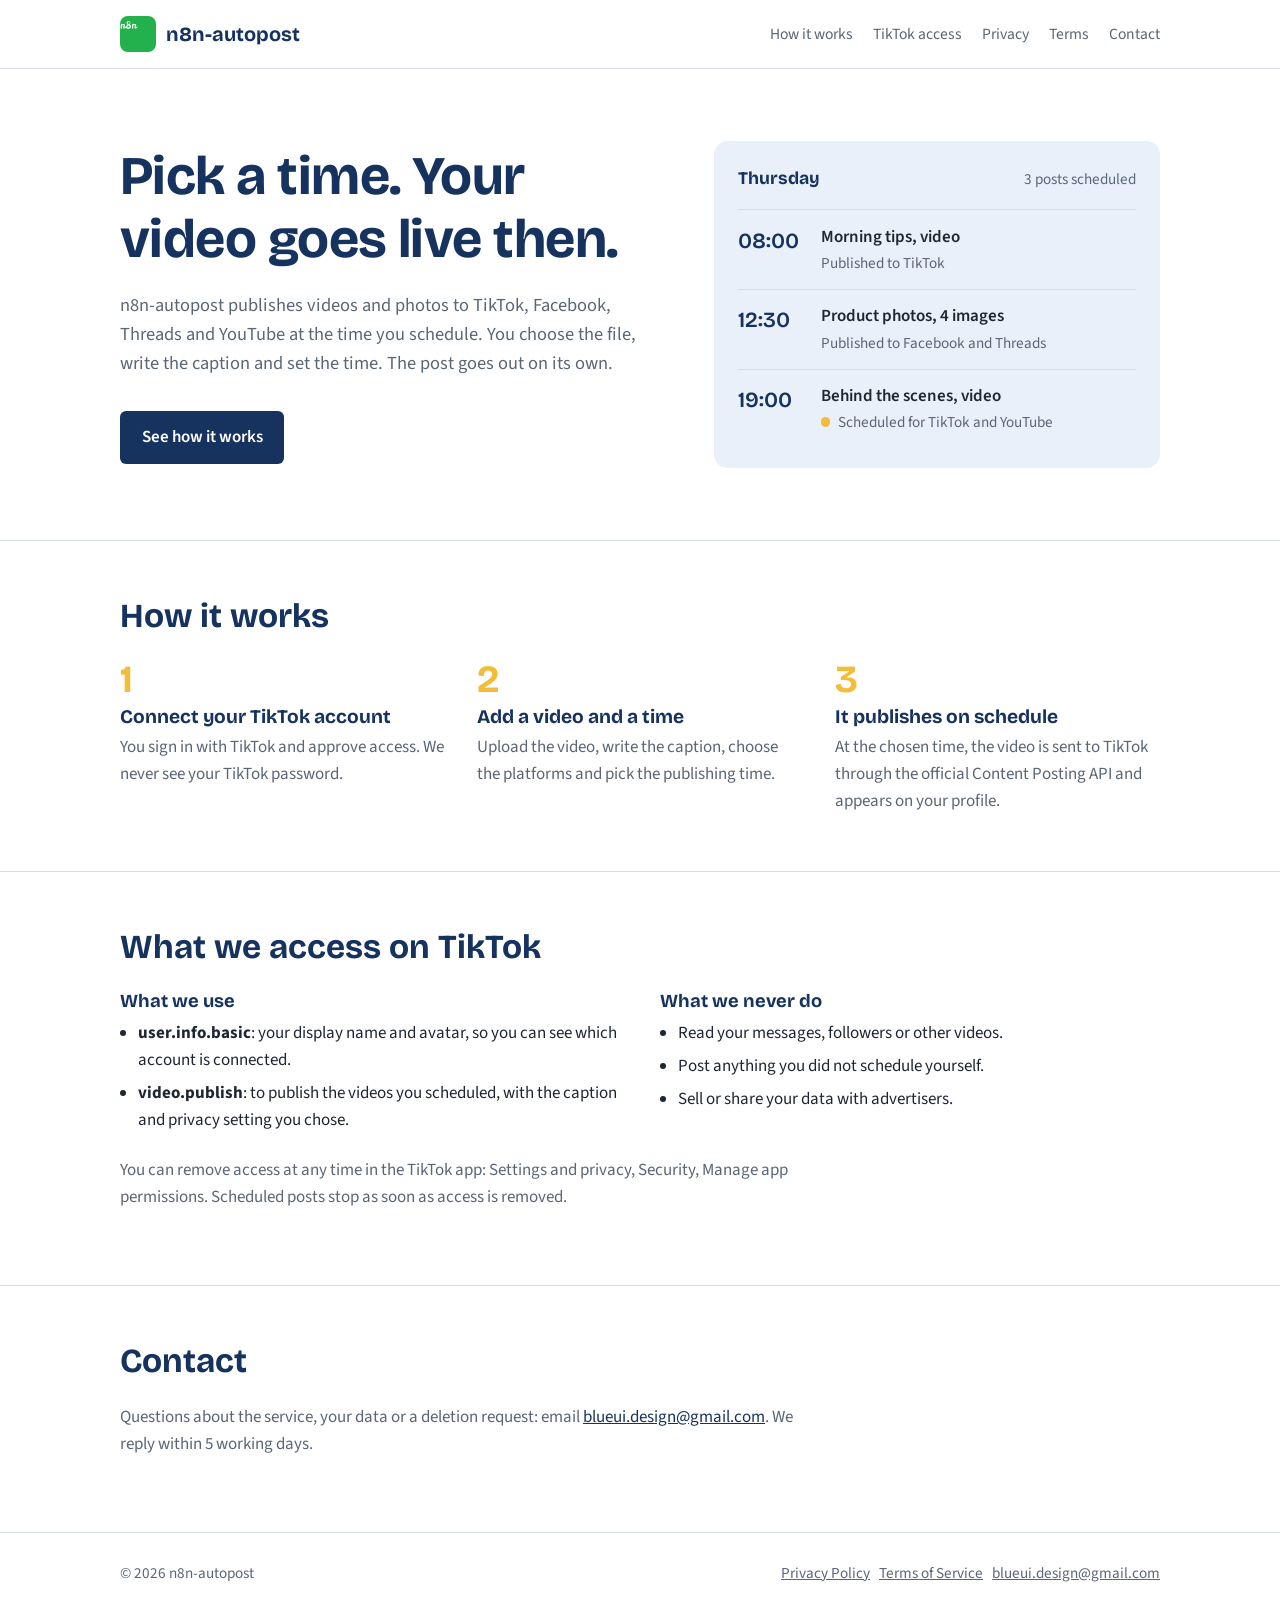
<file: index.html>
<!doctype html>
<html lang="en"><head>
<meta charset="utf-8"><meta name="viewport" content="width=device-width, initial-scale=1">
<link rel="preconnect" href="https://fonts.googleapis.com"><link rel="preconnect" href="https://fonts.gstatic.com" crossorigin>
<link href="https://fonts.googleapis.com/css2?family=Bricolage+Grotesque:wght@600;700&family=Source+Sans+3:wght@400;600&display=swap" rel="stylesheet">
<link rel="stylesheet" href="style.css">
<link rel="icon" type="image/png" href="icon.png">
<link rel="apple-touch-icon" href="icon.png">
<title>n8n-autopost · Scheduled video publishing</title>
<meta name="description" content="n8n-autopost publishes your videos to TikTok and other platforms at the time you choose.">
</head><body>
<header class="top"><div class="wrap">
<a class="brand" href="./"><img src="icon.png" alt="" class="brand-icon">n8n-autopost</a>
<nav class="nav" aria-label="Main">
<a href="./#how">How it works</a><a href="./#tiktok">TikTok access</a><a href="privacy.html">Privacy</a><a href="terms.html">Terms</a><a href="./#contact">Contact</a>
</nav></div></header>
<main>
<section class="hero"><div class="wrap">
  <div>
    <h1>Pick a time. Your video goes live then.</h1>
    <p>n8n-autopost publishes videos and photos to TikTok, Facebook, Threads and YouTube at the time you schedule. You choose the file, write the caption and set the time. The post goes out on its own.</p>
    <a class="btn" href="#how">See how it works</a>
  </div>
  <div class="day" aria-label="Example posting schedule">
    <div class="day-head"><strong>Thursday</strong><span>3 posts scheduled</span></div>
    <div class="slot"><time>08:00</time><div><div class="what">Morning tips, video</div><div class="state">Published to TikTok</div></div></div>
    <div class="slot"><time>12:30</time><div><div class="what">Product photos, 4 images</div><div class="state">Published to Facebook and Threads</div></div></div>
    <div class="slot next"><time>19:00</time><div><div class="what">Behind the scenes, video</div><div class="state">Scheduled for TikTok and YouTube</div></div></div>
  </div>
</div></section>

<section class="block" id="how"><div class="wrap">
  <h2>How it works</h2>
  <ol class="steps">
    <li><h3>Connect your TikTok account</h3><p>You sign in with TikTok and approve access. We never see your TikTok password.</p></li>
    <li><h3>Add a video and a time</h3><p>Upload the video, write the caption, choose the platforms and pick the publishing time.</p></li>
    <li><h3>It publishes on schedule</h3><p>At the chosen time, the video is sent to TikTok through the official Content Posting API and appears on your profile.</p></li>
  </ol>
</div></section>

<section class="block" id="tiktok"><div class="wrap">
  <h2>What we access on TikTok</h2>
  <div class="two">
    <div>
      <h3>What we use</h3>
      <ul>
        <li><strong>user.info.basic</strong>: your display name and avatar, so you can see which account is connected.</li>
        <li><strong>video.publish</strong>: to publish the videos you scheduled, with the caption and privacy setting you chose.</li>
      </ul>
    </div>
    <div>
      <h3>What we never do</h3>
      <ul>
        <li>Read your messages, followers or other videos.</li>
        <li>Post anything you did not schedule yourself.</li>
        <li>Sell or share your data with advertisers.</li>
      </ul>
    </div>
  </div>
  <p class="note">You can remove access at any time in the TikTok app: Settings and privacy, Security, Manage app permissions. Scheduled posts stop as soon as access is removed.</p>
</div></section>

<section class="block" id="contact"><div class="wrap">
  <h2>Contact</h2>
  <p class="note">Questions about the service, your data or a deletion request: email <a href="mailto:blueui.design@gmail.com">blueui.design@gmail.com</a>. We reply within 5 working days.</p>
</div></section>
</main>
<footer><div class="wrap">
<span>© 2026 n8n-autopost</span>
<span><a href="privacy.html">Privacy Policy</a> &nbsp; <a href="terms.html">Terms of Service</a> &nbsp; <a href="mailto:blueui.design@gmail.com">blueui.design@gmail.com</a></span>
</div></footer>
</body></html>
</file>
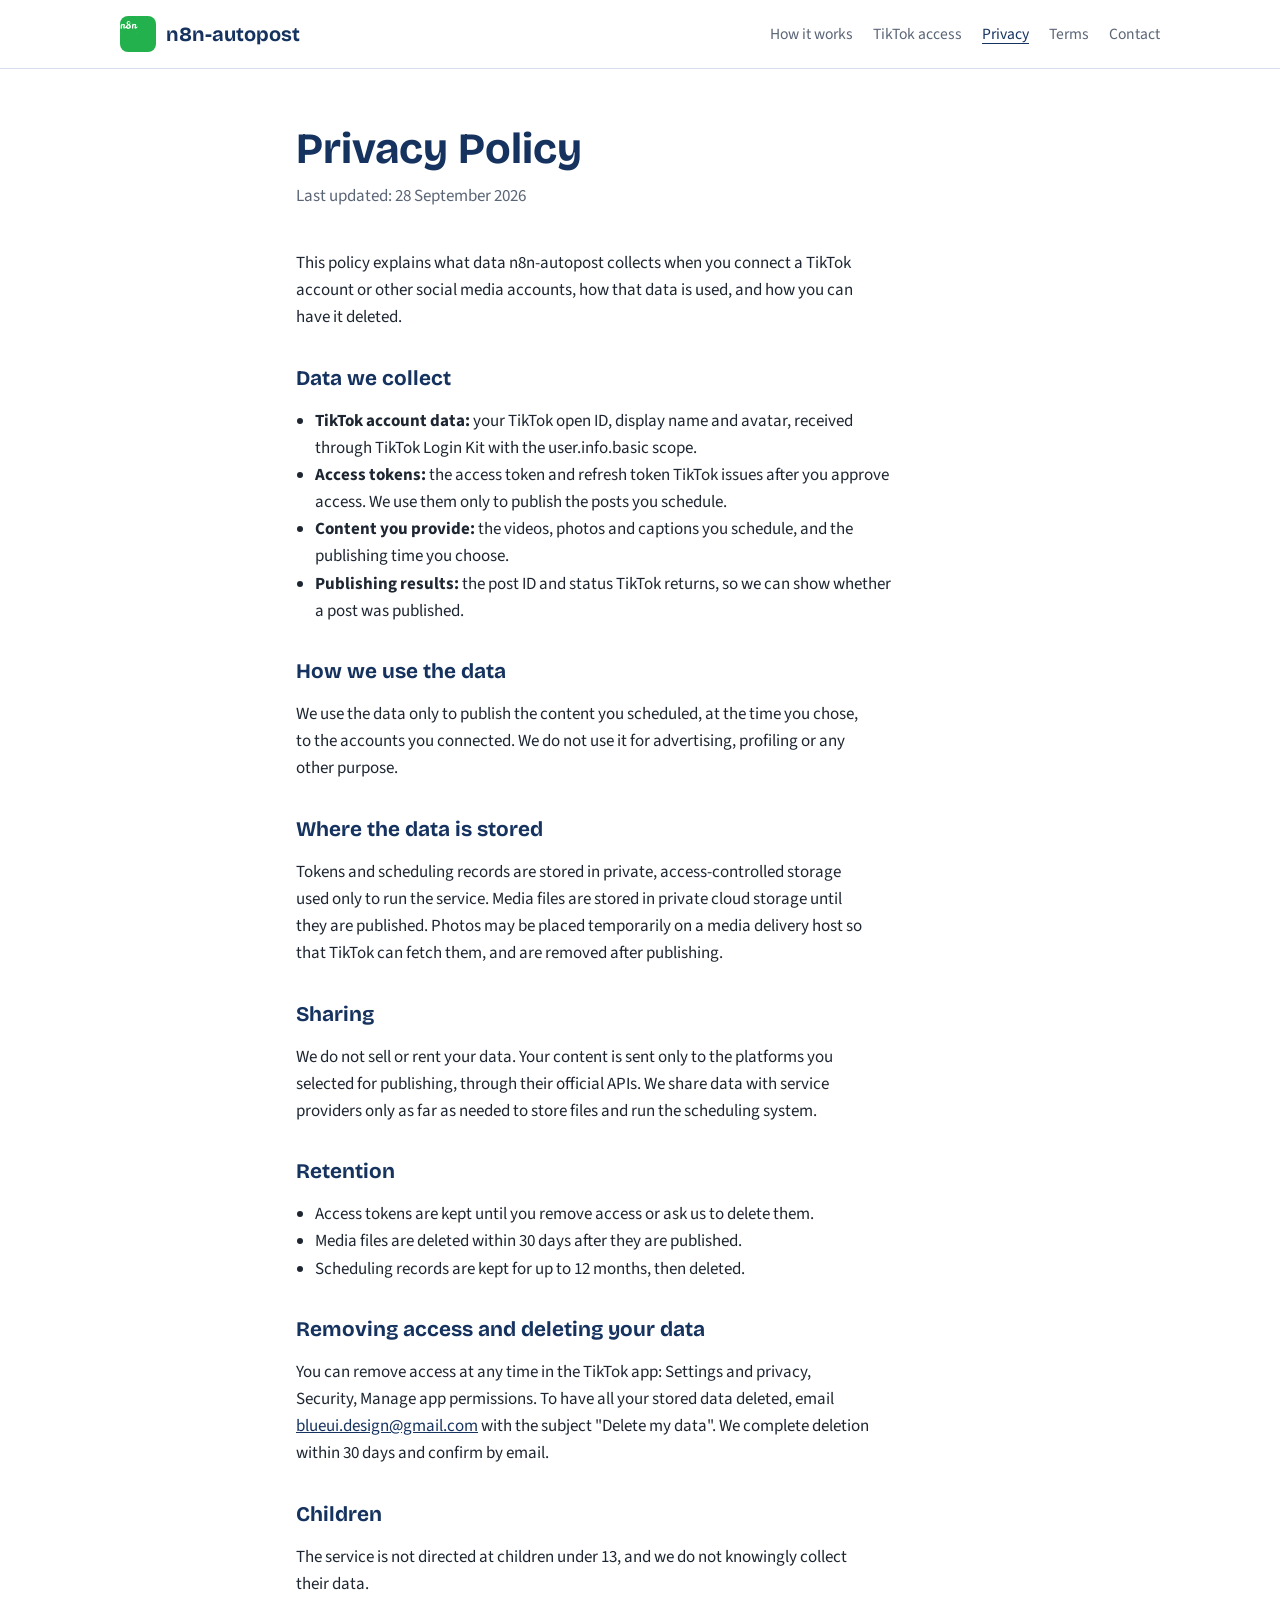
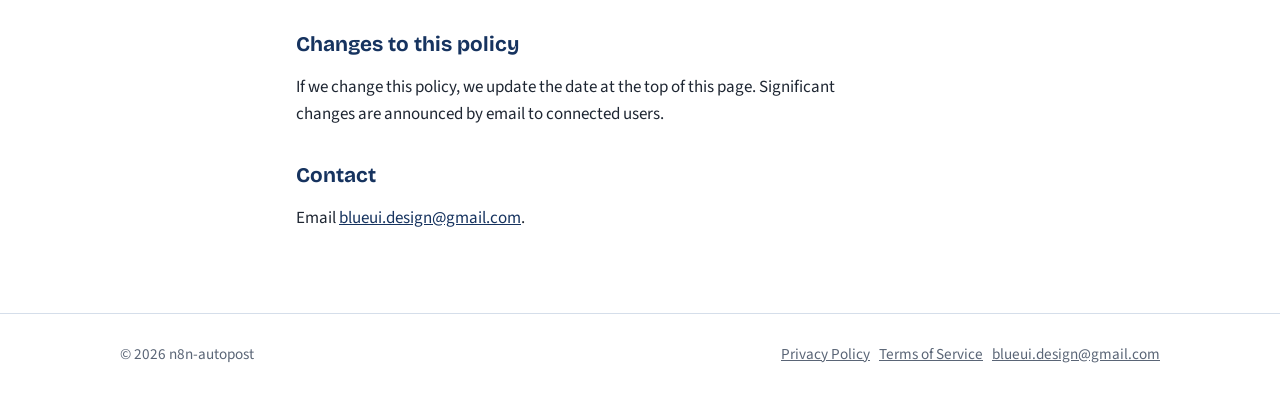
<file: privacy.html>
<!doctype html>
<html lang="en"><head>
<meta charset="utf-8"><meta name="viewport" content="width=device-width, initial-scale=1">
<link rel="preconnect" href="https://fonts.googleapis.com"><link rel="preconnect" href="https://fonts.gstatic.com" crossorigin>
<link href="https://fonts.googleapis.com/css2?family=Bricolage+Grotesque:wght@600;700&family=Source+Sans+3:wght@400;600&display=swap" rel="stylesheet">
<link rel="stylesheet" href="style.css">
<link rel="icon" type="image/png" href="icon.png">
<link rel="apple-touch-icon" href="icon.png">
<title>Privacy Policy · n8n-autopost</title>
</head><body>
<header class="top"><div class="wrap">
<a class="brand" href="./"><img src="icon.png" alt="" class="brand-icon">n8n-autopost</a>
<nav class="nav" aria-label="Main">
<a href="./#how">How it works</a><a href="./#tiktok">TikTok access</a><a href="privacy.html" aria-current="page">Privacy</a><a href="terms.html">Terms</a><a href="./#contact">Contact</a>
</nav></div></header>
<main class="doc"><div class="wrap">
<h1>Privacy Policy</h1>
<p class="updated">Last updated: 28 September 2026</p>

<p>This policy explains what data n8n-autopost collects when you connect a TikTok account or other social media accounts, how that data is used, and how you can have it deleted.</p>

<h2>Data we collect</h2>
<ul>
  <li><strong>TikTok account data:</strong> your TikTok open ID, display name and avatar, received through TikTok Login Kit with the user.info.basic scope.</li>
  <li><strong>Access tokens:</strong> the access token and refresh token TikTok issues after you approve access. We use them only to publish the posts you schedule.</li>
  <li><strong>Content you provide:</strong> the videos, photos and captions you schedule, and the publishing time you choose.</li>
  <li><strong>Publishing results:</strong> the post ID and status TikTok returns, so we can show whether a post was published.</li>
</ul>

<h2>How we use the data</h2>
<p>We use the data only to publish the content you scheduled, at the time you chose, to the accounts you connected. We do not use it for advertising, profiling or any other purpose.</p>

<h2>Where the data is stored</h2>
<p>Tokens and scheduling records are stored in private, access-controlled storage used only to run the service. Media files are stored in private cloud storage until they are published. Photos may be placed temporarily on a media delivery host so that TikTok can fetch them, and are removed after publishing.</p>

<h2>Sharing</h2>
<p>We do not sell or rent your data. Your content is sent only to the platforms you selected for publishing, through their official APIs. We share data with service providers only as far as needed to store files and run the scheduling system.</p>

<h2>Retention</h2>
<ul>
  <li>Access tokens are kept until you remove access or ask us to delete them.</li>
  <li>Media files are deleted within 30 days after they are published.</li>
  <li>Scheduling records are kept for up to 12 months, then deleted.</li>
</ul>

<h2>Removing access and deleting your data</h2>
<p>You can remove access at any time in the TikTok app: Settings and privacy, Security, Manage app permissions. To have all your stored data deleted, email <a href="mailto:blueui.design@gmail.com">blueui.design@gmail.com</a> with the subject "Delete my data". We complete deletion within 30 days and confirm by email.</p>

<h2>Children</h2>
<p>The service is not directed at children under 13, and we do not knowingly collect their data.</p>

<h2>Changes to this policy</h2>
<p>If we change this policy, we update the date at the top of this page. Significant changes are announced by email to connected users.</p>

<h2>Contact</h2>
<p>Email <a href="mailto:blueui.design@gmail.com">blueui.design@gmail.com</a>.</p>
</div></main>
<footer><div class="wrap">
<span>© 2026 n8n-autopost</span>
<span><a href="privacy.html">Privacy Policy</a> &nbsp; <a href="terms.html">Terms of Service</a> &nbsp; <a href="mailto:blueui.design@gmail.com">blueui.design@gmail.com</a></span>
</div></footer>
</body></html>
</file>
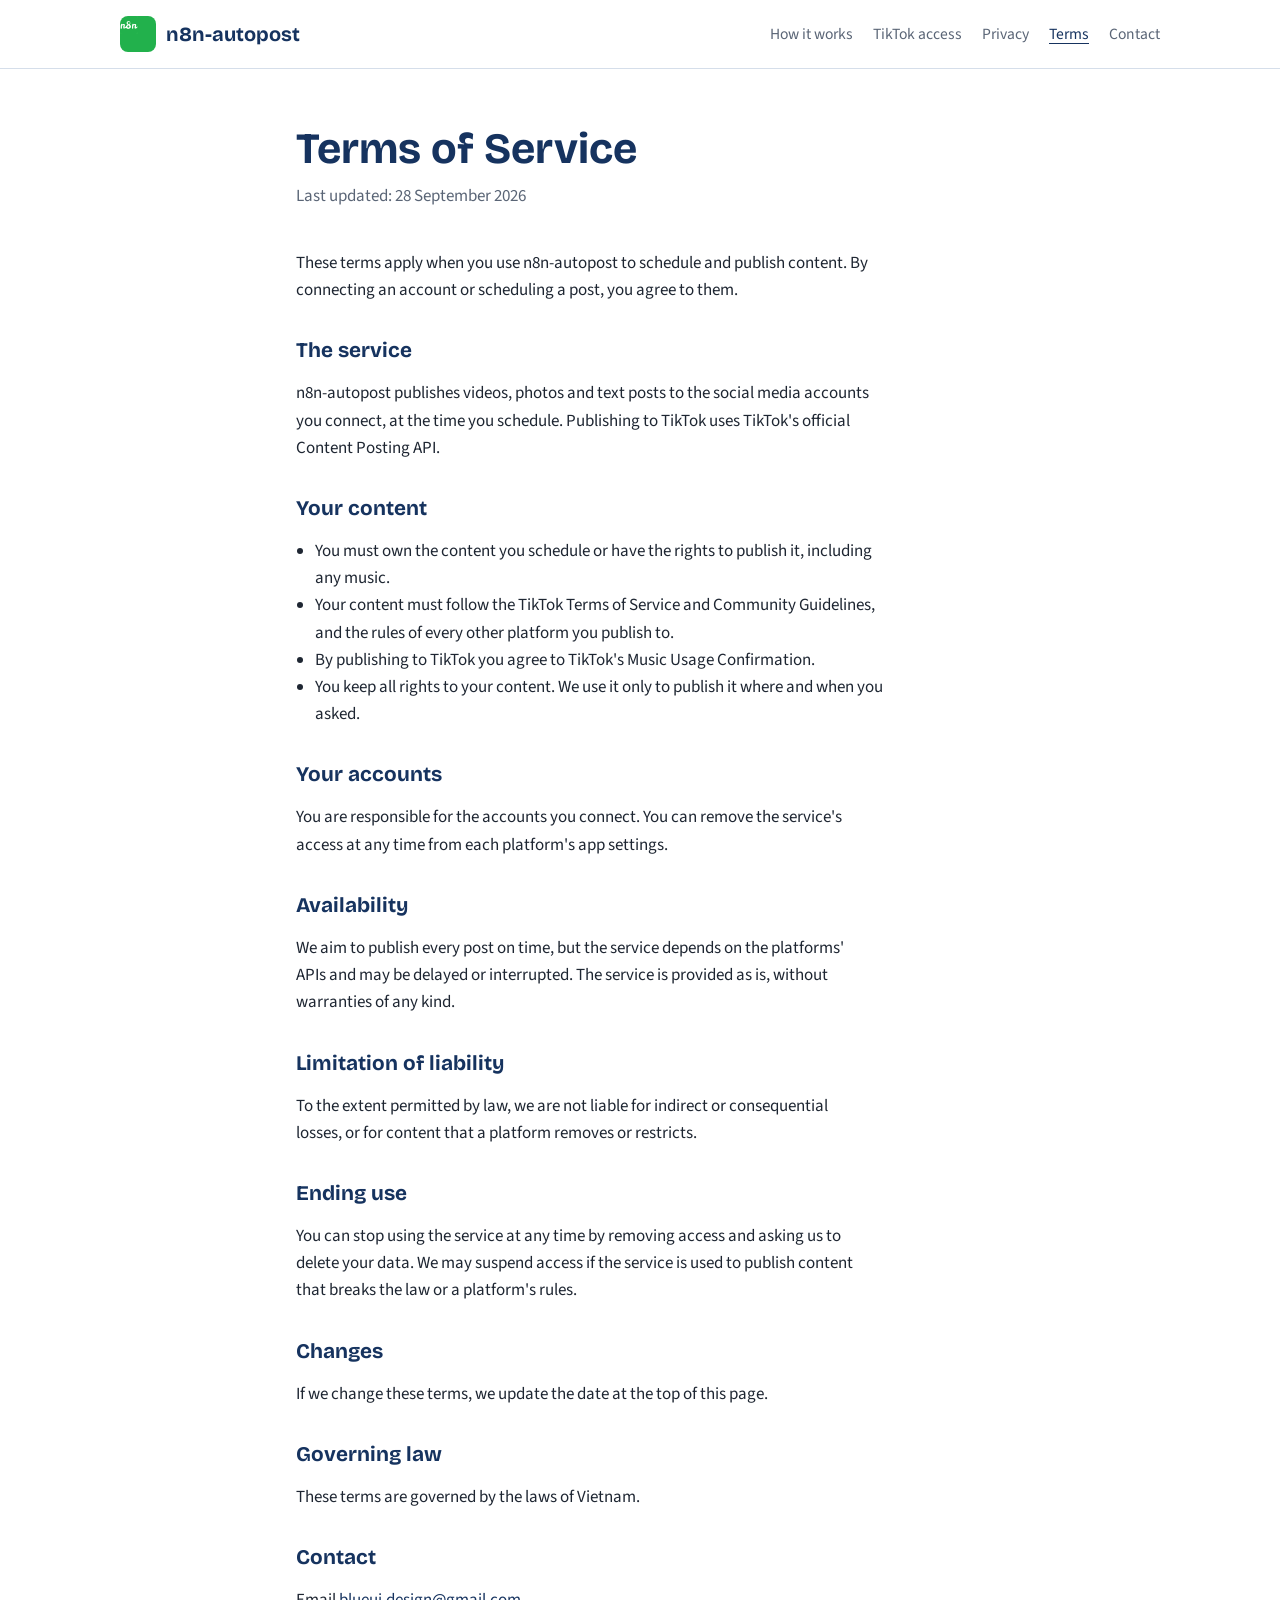
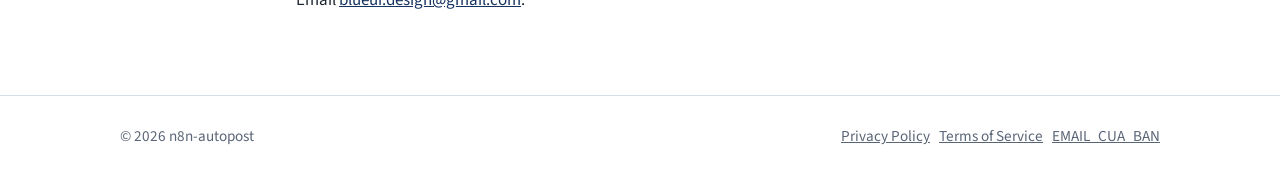
<file: terms.html>
<!doctype html>
<html lang="en"><head>
<meta charset="utf-8"><meta name="viewport" content="width=device-width, initial-scale=1">
<link rel="preconnect" href="https://fonts.googleapis.com"><link rel="preconnect" href="https://fonts.gstatic.com" crossorigin>
<link href="https://fonts.googleapis.com/css2?family=Bricolage+Grotesque:wght@600;700&family=Source+Sans+3:wght@400;600&display=swap" rel="stylesheet">
<link rel="stylesheet" href="style.css">
<link rel="icon" type="image/png" href="icon.png">
<link rel="apple-touch-icon" href="icon.png">
<title>Terms of Service · n8n-autopost</title>
</head><body>
<header class="top"><div class="wrap">
<a class="brand" href="./"><img src="icon.png" alt="" class="brand-icon">n8n-autopost</a>
<nav class="nav" aria-label="Main">
<a href="./#how">How it works</a><a href="./#tiktok">TikTok access</a><a href="privacy.html">Privacy</a><a href="terms.html" aria-current="page">Terms</a><a href="./#contact">Contact</a>
</nav></div></header>
<main class="doc"><div class="wrap">
<h1>Terms of Service</h1>
<p class="updated">Last updated: 28 September 2026</p>

<p>These terms apply when you use n8n-autopost to schedule and publish content. By connecting an account or scheduling a post, you agree to them.</p>

<h2>The service</h2>
<p>n8n-autopost publishes videos, photos and text posts to the social media accounts you connect, at the time you schedule. Publishing to TikTok uses TikTok's official Content Posting API.</p>

<h2>Your content</h2>
<ul>
  <li>You must own the content you schedule or have the rights to publish it, including any music.</li>
  <li>Your content must follow the TikTok Terms of Service and Community Guidelines, and the rules of every other platform you publish to.</li>
  <li>By publishing to TikTok you agree to TikTok's Music Usage Confirmation.</li>
  <li>You keep all rights to your content. We use it only to publish it where and when you asked.</li>
</ul>

<h2>Your accounts</h2>
<p>You are responsible for the accounts you connect. You can remove the service's access at any time from each platform's app settings.</p>

<h2>Availability</h2>
<p>We aim to publish every post on time, but the service depends on the platforms' APIs and may be delayed or interrupted. The service is provided as is, without warranties of any kind.</p>

<h2>Limitation of liability</h2>
<p>To the extent permitted by law, we are not liable for indirect or consequential losses, or for content that a platform removes or restricts.</p>

<h2>Ending use</h2>
<p>You can stop using the service at any time by removing access and asking us to delete your data. We may suspend access if the service is used to publish content that breaks the law or a platform's rules.</p>

<h2>Changes</h2>
<p>If we change these terms, we update the date at the top of this page.</p>

<h2>Governing law</h2>
<p>These terms are governed by the laws of Vietnam.</p>

<h2>Contact</h2>
<p>Email <a href="mailto:blueui.design@gmail.com">blueui.design@gmail.com</a>.</p>
</div></main>
<footer><div class="wrap">
<span>© 2026 n8n-autopost</span>
<span><a href="privacy.html">Privacy Policy</a> &nbsp; <a href="terms.html">Terms of Service</a> &nbsp; <a href="mailto:EMAIL_CUA_BAN">EMAIL_CUA_BAN</a></span>
</div></footer>
</body></html>
</file>
<file: style.css>
:root{
  --ink:#16335F;      /* xanh muc: tieu de, nut */
  --sky:#E9F0FA;      /* xanh nhat: nen khoi */
  --paper:#FFFFFF;
  --text:#1E2632;
  --muted:#5A6576;
  --line:#D5DEEA;
  --mark:#F2BE3A;     /* vang: danh dau "da len lich" */
  --max:68rem;
}
*{box-sizing:border-box}
html{-webkit-text-size-adjust:100%}
body{margin:0;background:var(--paper);color:var(--text);
  font-family:"Source Sans 3",system-ui,-apple-system,"Segoe UI",Roboto,sans-serif;
  font-size:1.0625rem;line-height:1.6}
a{color:var(--ink)}
a:focus-visible,button:focus-visible{outline:3px solid var(--mark);outline-offset:2px;border-radius:2px}
h1,h2,h3{font-family:"Bricolage Grotesque","Source Sans 3",system-ui,sans-serif;color:var(--ink);line-height:1.15;margin:0}
.wrap{max-width:var(--max);margin:0 auto;padding:0 1.5rem}

/* Dau trang */
.top{border-bottom:1px solid var(--line)}
.top .wrap{display:flex;align-items:center;justify-content:space-between;gap:1rem;padding-top:1rem;padding-bottom:1rem;flex-wrap:wrap}
.brand{display:inline-flex;align-items:center;gap:.6rem;font-family:"Bricolage Grotesque",sans-serif;font-weight:700;font-size:1.25rem;color:var(--ink);text-decoration:none}
.brand-icon{width:36px;height:36px;border-radius:8px;display:block}
.nav{display:flex;gap:1.25rem;flex-wrap:wrap}
.nav a{text-decoration:none;color:var(--muted);font-size:.975rem}
.nav a:hover,.nav a[aria-current="page"]{color:var(--ink);text-decoration:underline;text-underline-offset:4px}

/* Hero */
.hero .wrap{display:grid;grid-template-columns:1.1fr .9fr;gap:3rem;align-items:center;padding-top:4.5rem;padding-bottom:4.5rem}
.hero h1{font-size:clamp(2.2rem,5vw,3.4rem);font-weight:700;letter-spacing:-.01em;max-width:16ch}
.hero p{color:var(--muted);font-size:1.15rem;max-width:36rem;margin:1.25rem 0 0}
.btn{display:inline-block;margin-top:2rem;background:var(--ink);color:#fff;text-decoration:none;
  padding:.8rem 1.35rem;border-radius:6px;font-weight:600}
.btn:hover{background:#0F2647}

/* Lich dang: phan dang nho cua trang */
.day{background:var(--sky);border-radius:14px;padding:1.5rem 1.5rem 1.25rem}
.day-head{display:flex;justify-content:space-between;align-items:baseline;margin-bottom:1rem}
.day-head strong{font-family:"Bricolage Grotesque",sans-serif;color:var(--ink);font-size:1.1rem}
.day-head span{color:var(--muted);font-size:.95rem}
.slot{display:grid;grid-template-columns:4.2rem 1fr;gap:1rem;padding:.85rem 0;border-top:1px solid var(--line)}
.slot time{font-family:"Bricolage Grotesque",sans-serif;font-size:1.35rem;font-weight:600;color:var(--ink)}
.slot .what{font-weight:600}
.slot .state{color:var(--muted);font-size:.95rem}
.slot.next .state::before{content:"";display:inline-block;width:.6rem;height:.6rem;border-radius:50%;
  background:var(--mark);margin-right:.45rem;vertical-align:.05em}

/* Noi dung */
section.block{padding:3.5rem 0;border-top:1px solid var(--line)}
section.block h2{font-size:clamp(1.6rem,3vw,2.1rem);margin-bottom:1.5rem}
.steps{list-style:none;padding:0;margin:0;display:grid;grid-template-columns:repeat(3,1fr);gap:2rem;counter-reset:s}
.steps li{counter-increment:s}
.steps li::before{content:counter(s);display:block;font-family:"Bricolage Grotesque",sans-serif;
  font-size:2.4rem;font-weight:700;color:var(--mark);line-height:1;margin-bottom:.5rem}
.steps h3{font-size:1.2rem;margin-bottom:.35rem}
.steps p{margin:0;color:var(--muted)}
.two{display:grid;grid-template-columns:1fr 1fr;gap:2.5rem}
.two h3{font-size:1.15rem;margin-bottom:.5rem}
.two ul{margin:0;padding-left:1.1rem}
.two li{margin:.35rem 0}
.note{color:var(--muted);max-width:44rem}

/* Trang van ban */
.doc .wrap{max-width:46rem;padding-top:3.5rem;padding-bottom:4rem}
.doc h1{font-size:clamp(2rem,4vw,2.7rem);margin-bottom:.5rem}
.doc .updated{color:var(--muted);margin:0 0 2.5rem}
.doc h2{font-size:1.3rem;margin:2.2rem 0 .6rem}
.doc p,.doc li{max-width:72ch}
.doc ul{padding-left:1.2rem}

/* Chan trang */
footer{border-top:1px solid var(--line);color:var(--muted);font-size:.95rem}
footer .wrap{display:flex;justify-content:space-between;gap:1rem;flex-wrap:wrap;padding-top:1.75rem;padding-bottom:2.5rem}
footer a{color:var(--muted)}

@media (max-width:820px){
  .hero .wrap{grid-template-columns:1fr;padding-top:3rem;padding-bottom:3rem;gap:2.25rem}
  .steps,.two{grid-template-columns:1fr}
}
</file>
